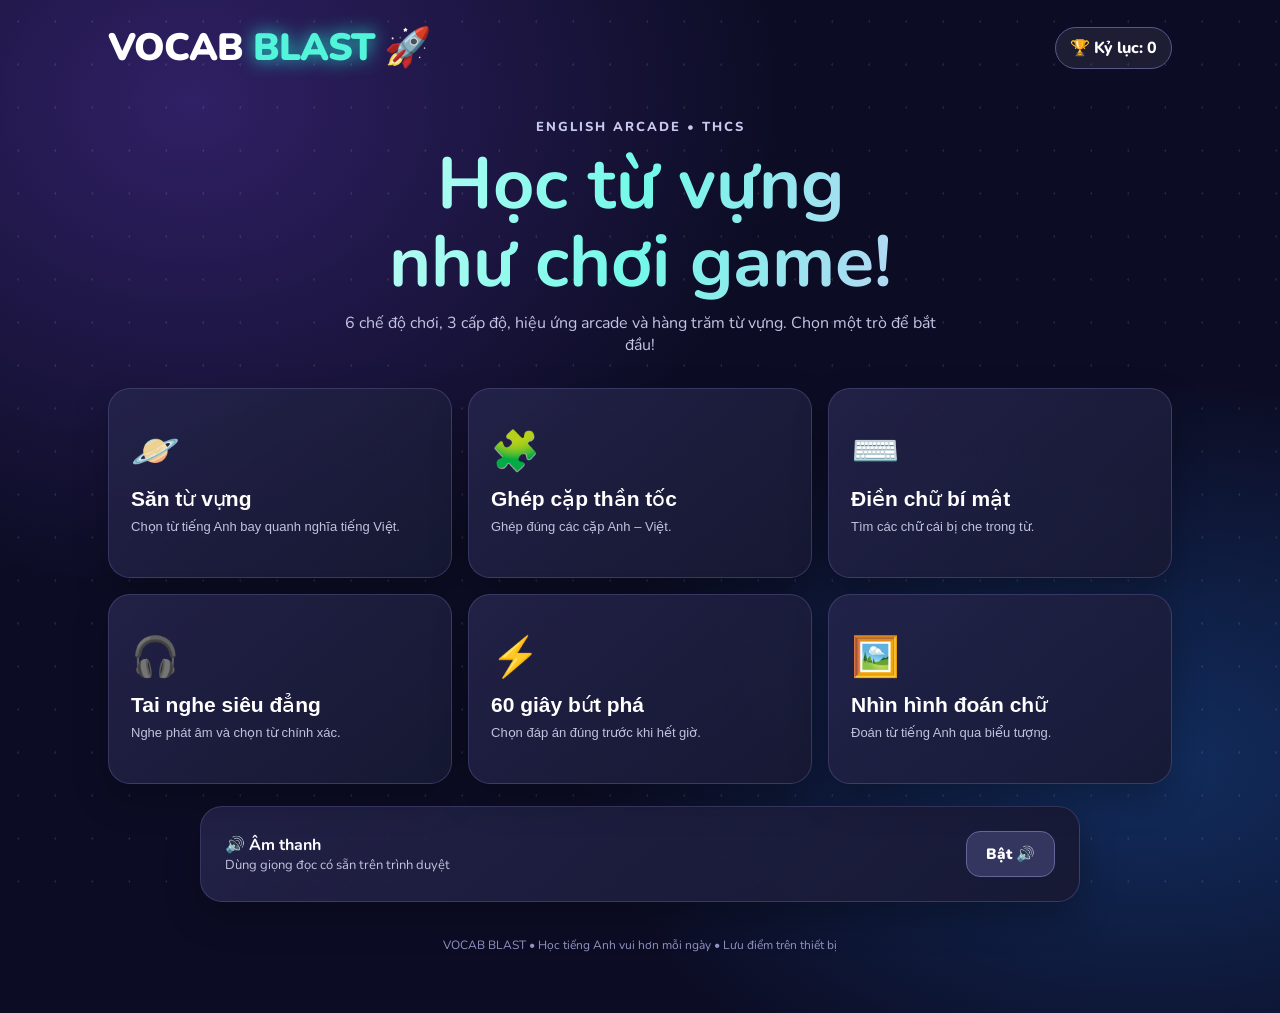
<file: arcade-vocab/index.html>
<!doctype html><html lang="vi"><head><meta charset="UTF-8"><meta name="viewport" content="width=device-width,initial-scale=1,viewport-fit=cover"><meta name="theme-color" content="#11112b"><title>VOCAB BLAST • English Arcade</title><link rel="stylesheet" href="style.css"></head><body><div class="stars"></div><div id="app" class="app"></div><script src="words.js"></script><script src="app.js"></script></body></html>
</file>
<file: arcade-vocab/style.css>
@import url('https://fonts.googleapis.com/css2?family=Nunito:wght@400;600;700;800;900&display=swap');
:root{font-family:Nunito,system-ui,sans-serif;color:#fff;background:#0c0d25;font-synthesis:none}*{box-sizing:border-box}body{margin:0;min-height:100dvh;background:radial-gradient(ellipse at 15% 10%,#302065 0%,transparent 38%),radial-gradient(ellipse at 90% 75%,#122d5e 0%,transparent 35%),#0c0d25}.stars{position:fixed;inset:0;pointer-events:none;background-image:radial-gradient(#fff5 1px,transparent 1px);background-size:37px 43px;opacity:.28}.app{position:relative;max-width:1100px;margin:auto;padding:22px 18px 60px;min-height:100dvh}.top{display:flex;align-items:center;justify-content:space-between;gap:12px;flex-wrap:wrap}.brand{font-size:clamp(24px,5vw,38px);font-weight:900;letter-spacing:-1px}.brand span{color:#52f5da;text-shadow:0 0 18px #25d8c9}.tag{color:#c8c9ef;font-size:13px;font-weight:800;letter-spacing:2px}.pill{border:1px solid #575889;background:#ffffff12;padding:9px 14px;border-radius:30px;font-weight:800}.hero{text-align:center;margin:45px auto 32px}.hero h1{font-size:clamp(36px,7vw,72px);line-height:1.08;margin:10px 0;background:linear-gradient(100deg,#fff,#73f9e8,#f5b5ff);background-clip:text;color:transparent}.hero p{color:#c3c4e1;max-width:600px;margin:10px auto}.modes{display:grid;grid-template-columns:repeat(3,1fr);gap:16px}.mode,.panel{background:linear-gradient(140deg,#25244cdd,#171933ed);border:1px solid #6665a466;border-radius:22px;box-shadow:0 15px 35px #0004}.mode{padding:22px;cursor:pointer;text-align:left;color:#fff;transition:.2s;min-height:190px}.mode:hover{transform:translateY(-5px);border-color:#65eada;box-shadow:0 0 28px #3ef1d52c}.mode .emoji{font-size:39px;display:block}.mode h3{font-size:21px;margin:13px 0 6px}.mode p{font-size:13px;line-height:1.5;color:#c1c2dd;margin:0}.panel{padding:24px;margin:22px auto;max-width:880px}.controls{display:flex;flex-wrap:wrap;align-items:center;justify-content:space-between;gap:10px}.btn{border:0;border-radius:14px;padding:12px 19px;background:linear-gradient(120deg,#46e9ce,#54b4ff);color:#10152d;font:900 15px Nunito,system-ui;cursor:pointer;box-shadow:0 5px 0 #18899c;transition:.12s}.btn:active{transform:translateY(4px);box-shadow:0 1px 0 #18899c}.btn.secondary{background:#34365f;color:#fff;box-shadow:none;border:1px solid #646699}.btn.warn{background:#ffb55b;box-shadow:0 5px 0 #a35c2b}.btn:disabled{opacity:.5;cursor:not-allowed}.heading{font-size:clamp(24px,4vw,34px);font-weight:900;text-align:center;margin:12px 0}.sub{text-align:center;color:#bcbddd}.hud{display:flex;justify-content:space-between;gap:9px;flex-wrap:wrap;margin:15px 0}.progress{height:10px;background:#34365b;border-radius:20px;overflow:hidden;margin:12px 0 22px}.progress>div{height:100%;background:linear-gradient(90deg,#49f4b7,#4aa8ff);transition:width .3s}.question{background:#30305f;border:2px solid #7873e2;border-radius:20px;padding:20px;text-align:center;margin:18px auto;font-size:clamp(24px,5vw,38px);font-weight:900;max-width:500px;box-shadow:0 0 30px #5a5bd133}.answers{display:grid;grid-template-columns:repeat(2,1fr);gap:12px;max-width:700px;margin:20px auto}.answer,.tile{min-height:65px;padding:15px;border-radius:16px;background:#2c2e58;color:#fff;border:2px solid #54588f;font:800 18px Nunito,system-ui;cursor:pointer;transition:.2s}.answer:hover,.tile:hover{border-color:#4de7e2;background:#353e75}.answer.correct,.tile.correct{background:#128b72;border-color:#67ffd5;animation:pop .5s}.answer.wrong,.tile.wrong{background:#8e3155;border-color:#ff8aa5;animation:shake .3s}.answer:disabled,.tile:disabled{cursor:default}.orb-field{position:relative;min-height:400px;border-radius:22px;background:radial-gradient(ellipse,#2c3065 0%,#151834 72%);border:1px dashed #6667aa;overflow:hidden;margin-top:16px}.orb-center{position:absolute;left:50%;top:50%;transform:translate(-50%,-50%);background:#39377e;border:3px solid #a9a4ff;padding:17px 22px;border-radius:18px;text-align:center;font-size:clamp(19px,4vw,30px);font-weight:900;min-width:150px;box-shadow:0 0 28px #6d66ff88;z-index:2}.orb{position:absolute;left:var(--x);top:var(--y);transform:translate(-50%,-50%);padding:12px 16px;border:2px solid #65d9eb;background:#203f65;color:#fff;border-radius:40px;font:900 15px Nunito,system-ui;cursor:pointer;animation:float 3s ease-in-out infinite alternate;animation-delay:var(--delay);white-space:nowrap;max-width:40%;overflow:hidden;text-overflow:ellipsis}.orb.correct{background:#168c75;border-color:#a2ffe6;animation:vanish .5s forwards}.orb.wrong{background:#9a3158;border-color:#ff9aaa;animation:shake .3s}.feedback{min-height:34px;text-align:center;font-size:18px;font-weight:900;color:#64f9c3;margin:12px}.match-grid{display:grid;grid-template-columns:1fr 1fr;gap:10px}.match-col{display:grid;gap:9px}.tile.selected{border-color:#f9d16a;background:#615187}.tile.matched{opacity:.25;pointer-events:none}.letters{display:flex;flex-wrap:wrap;justify-content:center;gap:9px;margin:20px 0}.letter{width:48px;height:55px;background:#353665;border-bottom:4px solid #71e4ee;display:grid;place-items:center;border-radius:9px;font-size:25px;font-weight:900}.letter.blank{color:#ffdb8b}.keyboard{display:flex;flex-wrap:wrap;justify-content:center;gap:8px;max-width:600px;margin:auto}.keyboard .btn{min-width:43px;padding:11px}.result{text-align:center;padding:30px 10px}.result .trophy{font-size:80px}.result h2{font-size:40px;margin:10px}.level-row{display:flex;justify-content:center;gap:10px;flex-wrap:wrap;margin:15px 0}.level-row button.active{border-color:#61f9d6;background:#205b68}.image-cue{font-size:100px;text-align:center;padding:10px}.footer{text-align:center;color:#9193c0;font-size:12px;margin-top:35px}.small{font-size:13px;color:#c4c5e1}.accent{color:#70f6d5}@keyframes float{from{translate:0 -6px}to{translate:0 7px}}@keyframes pop{50%{transform:scale(1.1);filter:brightness(1.6)}}@keyframes vanish{to{opacity:0;scale:1.6;filter:blur(8px)}}@keyframes shake{25%{translate:-5px 0}75%{translate:5px 0}}@media(max-width:750px){.modes{grid-template-columns:repeat(2,1fr)}.panel{padding:16px}.orb-field{min-height:420px}.orb{font-size:13px;padding:11px}.orb-center{min-width:125px}}@media(max-width:480px){.modes{grid-template-columns:1fr}.mode{min-height:125px;padding:16px}.hero{margin:25px auto}.answers{gap:8px}.answer{font-size:15px;min-height:60px}.orb-field{min-height:450px}.orb{font-size:12px;padding:10px 11px}.letter{width:38px;height:46px;font-size:20px}}
</file>
